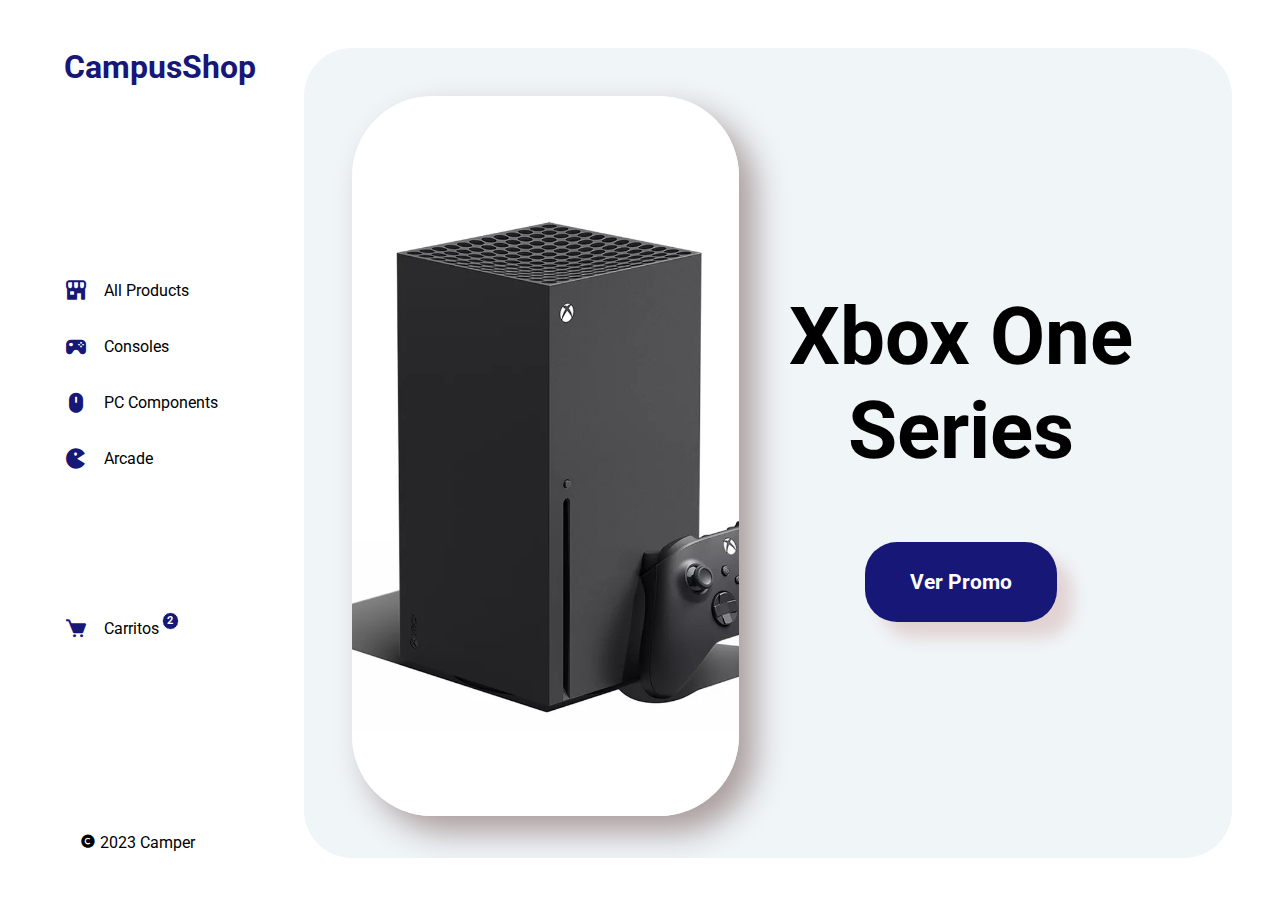
<file: index.html>
<!DOCTYPE html>
<html lang="en">
<head>
    <meta charset="UTF-8">
    <meta name="viewport" content="width=device-width, initial-scale=1.0">
    <title>CampusShop</title>
    <link rel="stylesheet" href="css/styles.css">
    <link href='https://unpkg.com/boxicons@2.1.4/css/boxicons.min.css' rel='stylesheet'>
    <link rel="shortcut icon" href="sourse/favicon.png" type="image/x-icon">
    <link rel="preconnect" href="https://fonts.googleapis.com">
    <link rel="preconnect" href="https://fonts.gstatic.com" crossorigin>
    <link href="https://fonts.googleapis.com/css2?family=Roboto:wght@300;400;500;700&display=swap" rel="stylesheet">

</head>
<body>
    <aside>
        <h1><a href="index.html">CampusShop</a></h1>
        <nav>
            <ul class="pages">
                <li>
                    <i class='bx bxs-store-alt'></i>
                    <a href="all.html">All Products</a></li>
                <li>
                    <i class='bx bxs-joystick'></i>
                    <a href="consolas.html">Consoles</a></li>
                <li>
                    <i class='bx bxs-mouse' ></i>
                    <a href="pc.html">PC Components</a></li>
                <li>
                    <i class='bx bxs-game'></i>
                    <a href="arcade.html">Arcade</a></li>       
            </ul>  
            <br><br><br><br><br><br> 
            <div class="carrito">
                <i class='bx bxs-cart'></i>
                <a href="carrrito.html">Carritos</a>
                <span><strong>2</strong></span>
            </div>
        </nav>
        <footer>
            <i class='bx bxs-copyright'></i>
            <span>2023 Camper</span>
        </footer>
    </aside>
    <main>
        <section class="home">
            <div class="home__img">
                <img src="sourse/xbox.webp" alt="">
            </div>
            <div>
                <h1 class="home__title">
                    Xbox One Series
                </h1>
                <Button><strong>Ver Promo</strong></Button>
            </div>
        </section>
    </main>
    
</body>
</html>
</file>
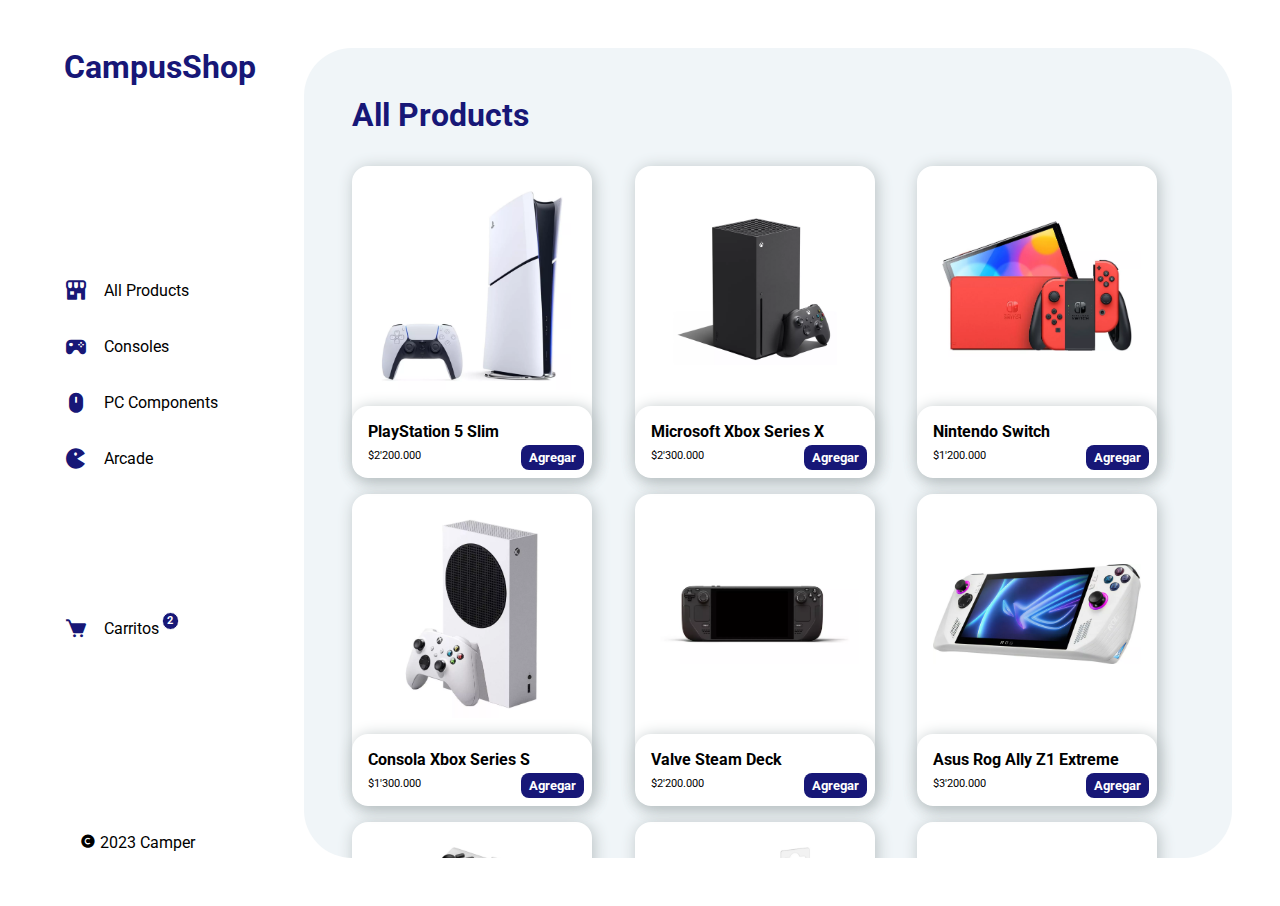
<file: all.html>
<!DOCTYPE html>
<html lang="en">
<head>
    <meta charset="UTF-8">
    <meta name="viewport" content="width=device-width, initial-scale=1.0">
    <title>CampusShop</title>
    <link rel="stylesheet" href="css/styles.css">
    <link href='https://unpkg.com/boxicons@2.1.4/css/boxicons.min.css' rel='stylesheet'>
    <link rel="shortcut icon" href="sourse/favicon.png" type="image/x-icon">
    <link rel="preconnect" href="https://fonts.googleapis.com">
    <link rel="preconnect" href="https://fonts.gstatic.com" crossorigin>
    <link href="https://fonts.googleapis.com/css2?family=Roboto:wght@300;400;500;700&display=swap" rel="stylesheet">

</head>
<body>
    <aside>
        <h1><a href="index.html">CampusShop</a></h1>
        <nav>
            <ul class="pages">
                <li>
                    <i class='bx bxs-store-alt'></i>
                    <a href="all.html">All Products</a></li>
                <li>
                    <i class='bx bxs-joystick'></i>
                    <a href="consolas.html">Consoles</a></li>
                <li>
                    <i class='bx bxs-mouse' ></i>
                    <a href="pc.html">PC Components</a></li>
                <li>
                    <i class='bx bxs-game'></i>
                    <a href="arcade.html">Arcade</a></li>       
            </ul>  
            <br><br><br><br><br><br> 
            <div class="carrito">
                <i class='bx bxs-cart'></i>
                <a href="carrrito.html">Carritos</a>
                <span><strong>2</strong></span>
            </div>
        </nav>
        <footer>
            <i class='bx bxs-copyright'></i>
            <span>2023 Camper</span>
        </footer>
    </aside>
    <main>
        <section class="productos" id="producto">
            <h2>
                All Products    
            </h2>
            <div class="cards">
                <div class="card">
                    <div class="image">
                        <img src="sourse/play.webp" alt="image">
                    </div>
                    <div class="info">
                        <h3>PlayStation 5 Slim</h3>
                        <span>$2'200.000</span>
                        <button><strong>Agregar</strong></button>
                    </div>
                </div>  

                <div class="card">
                    <div class="image">
                        <img src="sourse/xbox.webp" alt="image">
                    </div>
                    <div class="info">
                        <h3>Microsoft Xbox Series X</h3>
                        <span>$2'300.000</span>
                        <button><strong>Agregar</strong></button>
                    </div>
                </div> 

                <div class="card">
                    <div class="image">
                        <img src="sourse/ninswi.webp" alt="image">
                    </div>
                    <div class="info">
                        <h3>Nintendo Switch</h3>
                        <span>$1'200.000</span>
                        <button><strong>Agregar</strong></button>
                    </div>
                </div> 

                <div class="card">
                    <div class="image">
                        <img src="sourse/seriess.webp" alt="image">
                    </div>
                    <div class="info">
                        <h3>Consola Xbox Series S</h3>
                        <span>$1'300.000</span>
                        <button><strong>Agregar</strong></button>
                    </div>
                </div> 

                <div class="card">
                    <div class="image">
                        <img src="sourse/steam.webp" alt="image">
                    </div>
                    <div class="info">
                        <h3>Valve Steam Deck</h3>
                        <span>$2'200.000</span>
                        <button><strong>Agregar</strong></button>
                    </div>
                </div> 

                <div class="card">
                    <div class="image">
                        <img src="sourse/rog.webp" alt="image">
                    </div>
                    <div class="info">
                        <h3>Asus Rog Ally Z1 Extreme</h3>
                        <span>$3'200.000</span>
                        <button><strong>Agregar</strong></button>
                    </div>
                </div> 
                <div class="card">
                    <div class="image">
                        <img src="sourse/arcade1.webp" alt="image">
                    </div>
                    <div class="info">
                        <h3>Controles Arcade</h3>
                        <span>$200.000</span>
                        <button><strong>Agregar</strong></button>
                    </div>
                </div>  

                <div class="card">
                    <div class="image">
                        <img src="sourse/arcade2.webp" alt="image">
                    </div>
                    <div class="info">
                        <h3>Control tipo NES</h3>
                        <span>$300.000</span>
                        <button><strong>Agregar</strong></button>
                    </div>
                </div> 

                <div class="card">
                    <div class="image">
                        <img src="sourse/arcade3.webp" alt="image">
                    </div>
                    <div class="info">
                        <h3>Nintendo Classic Console</h3>
                        <span>$500.000</span>
                        <button><strong>Agregar</strong></button>
                    </div>
                </div> 

                <div class="card">
                    <div class="image">
                        <img src="sourse/arcade4.webp" alt="image">
                    </div>
                    <div class="info">
                        <h3>Play Station</h3>
                        <span>$1'300.000</span>
                        <button><strong>Agregar</strong></button>
                    </div>
                </div> 

                <div class="card">
                    <div class="image">
                        <img src="sourse/arcade5.webp" alt="image">
                    </div>
                    <div class="info">
                        <h3>Nes Family</h3>
                        <span>$1'   200.000</span>
                        <button><strong>Agregar</strong></button>
                    </div>
                </div> 

                <div class="card">
                    <div class="image">
                        <img src="sourse/arcade6.webp"image">
                    </div>
                    <div class="info">
                        <h3>Game Boy</h3>
                        <span>$1'100.000</span>
                        <button><strong>Agregar</strong></button>
                    </div>
                </div> 
                <div class="card">
                    <div class="image">
                        <img src="sourse/pc1.webp" alt="image">
                    </div>
                    <div class="info">
                        <h3>Mouse vertical inalámbrico</h3>
                        <span>$2'200.000</span>
                        <button><strong>Agregar</strong></button>
                    </div>
                </div>  

                <div class="card">
                    <div class="image">
                        <img src="sourse/pc2.webp" alt="image">
                    </div>
                    <div class="info">
                        <h3>Microsoft Logitec</h3>
                        <span>$2'300.000</span>
                        <button><strong>Agregar</strong></button>
                    </div>
                </div> 

                <div class="card">
                    <div class="image">
                        <img src="sourse/pc3.webp" alt="image">
                    </div>
                    <div class="info">
                        <h3>Hub Adaptador Type C</h3>
                        <span>$1'200.000</span>
                        <button><strong>Agregar</strong></button>
                    </div>
                </div> 

                <div class="card">
                    <div class="image">
                        <img src="sourse/pc4.webp" alt="image">
                    </div>
                    <div class="info">
                        <h3>Teclado Mecánico Redragon</h3>
                        <span>$100.000</span>
                        <button><strong>Agregar</strong></button>
                    </div>
                </div> 

                <div class="card">
                    <div class="image">
                        <img src="sourse/pc5.webp" alt="image">
                    </div>
                    <div class="info">
                        <h3>Teclado gamer HyperX</h3>
                        <span>$220.000</span>
                        <button><strong>Agregar</strong></button>
                    </div>
                </div> 

                <div class="card">
                    <div class="image">
                        <img src="sourse/pc6.webp" alt="image">
                    </div>
                    <div class="info">
                        <h3>Teclado Mecánico Redragon</h3>
                        <span>$200.000</span>
                        <button><strong>Agregar</strong></button>
                    </div>
                </div> 
                
            </div>

                
                
            </div>
            
        </section>
    </main>
    
</body>
</html>
</file>
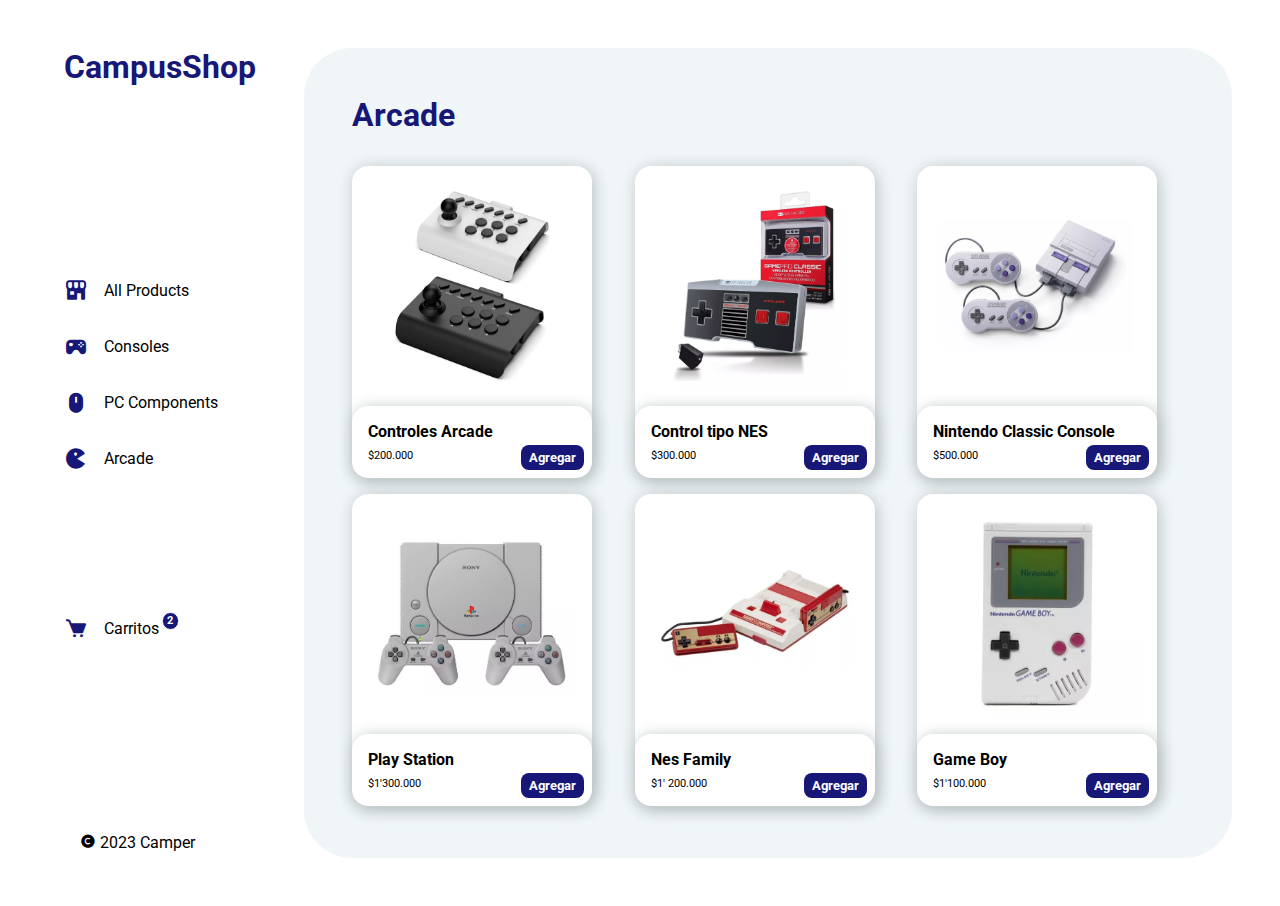
<file: arcade.html>
<!DOCTYPE html>
<html lang="en">
<head>
    <meta charset="UTF-8">
    <meta name="viewport" content="width=device-width, initial-scale=1.0">
    <title>CampusShop</title>
    <link rel="stylesheet" href="css/styles.css">
    <link href='https://unpkg.com/boxicons@2.1.4/css/boxicons.min.css' rel='stylesheet'>
    <link rel="shortcut icon" href="sourse/favicon.png" type="image/x-icon">
    <link rel="preconnect" href="https://fonts.googleapis.com">
    <link rel="preconnect" href="https://fonts.gstatic.com" crossorigin>
    <link href="https://fonts.googleapis.com/css2?family=Roboto:wght@300;400;500;700&display=swap" rel="stylesheet">

</head>
<body>
    <aside>
        <h1><a href="index.html">CampusShop</a></h1>
        <nav>
            <ul class="pages">
                <li>
                    <i class='bx bxs-store-alt'></i>
                    <a href="all.html">All Products</a></li>
                <li>
                    <i class='bx bxs-joystick'></i>
                    <a href="consolas.html">Consoles</a></li>
                <li>
                    <i class='bx bxs-mouse' ></i>
                    <a href="pc.html">PC Components</a></li>
                <li>
                    <i class='bx bxs-game'></i>
                    <a href="arcade.html">Arcade</a></li>       
            </ul>  
            <br><br><br><br><br><br> 
            <div class="carrito">
                <i class='bx bxs-cart'></i>
                <a href="carrrito.html">Carritos</a>
                <span><strong>2</strong></span>
            </div>
        </nav>
        <footer>
            <i class='bx bxs-copyright'></i>
            <span>2023 Camper</span>
        </footer>
    </aside>
    <main>
        <section class="productos" id="producto">
            <h2>
                Arcade
            </h2>
            <div class="cards">
                <div class="card">
                    <div class="image">
                        <img src="sourse/arcade1.webp" alt="image">
                    </div>
                    <div class="info">
                        <h3>Controles Arcade</h3>
                        <span>$200.000</span>
                        <button><strong>Agregar</strong></button>
                    </div>
                </div>  

                <div class="card">
                    <div class="image">
                        <img src="sourse/arcade2.webp" alt="image">
                    </div>
                    <div class="info">
                        <h3>Control tipo NES</h3>
                        <span>$300.000</span>
                        <button><strong>Agregar</strong></button>
                    </div>
                </div> 

                <div class="card">
                    <div class="image">
                        <img src="sourse/arcade3.webp" alt="image">
                    </div>
                    <div class="info">
                        <h3>Nintendo Classic Console</h3>
                        <span>$500.000</span>
                        <button><strong>Agregar</strong></button>
                    </div>
                </div> 

                <div class="card">
                    <div class="image">
                        <img src="sourse/arcade4.webp" alt="image">
                    </div>
                    <div class="info">
                        <h3>Play Station</h3>
                        <span>$1'300.000</span>
                        <button><strong>Agregar</strong></button>
                    </div>
                </div> 

                <div class="card">
                    <div class="image">
                        <img src="sourse/arcade5.webp" alt="image">
                    </div>
                    <div class="info">
                        <h3>Nes Family</h3>
                        <span>$1'   200.000</span>
                        <button><strong>Agregar</strong></button>
                    </div>
                </div> 

                <div class="card">
                    <div class="image">
                        <img src="sourse/arcade6.webp"image">
                    </div>
                    <div class="info">
                        <h3>Game Boy</h3>
                        <span>$1'100.000</span>
                        <button><strong>Agregar</strong></button>
                    </div>
                </div> 
                
            </div>
            
        </section>
    </main>
    
</body>
</html>
</file>
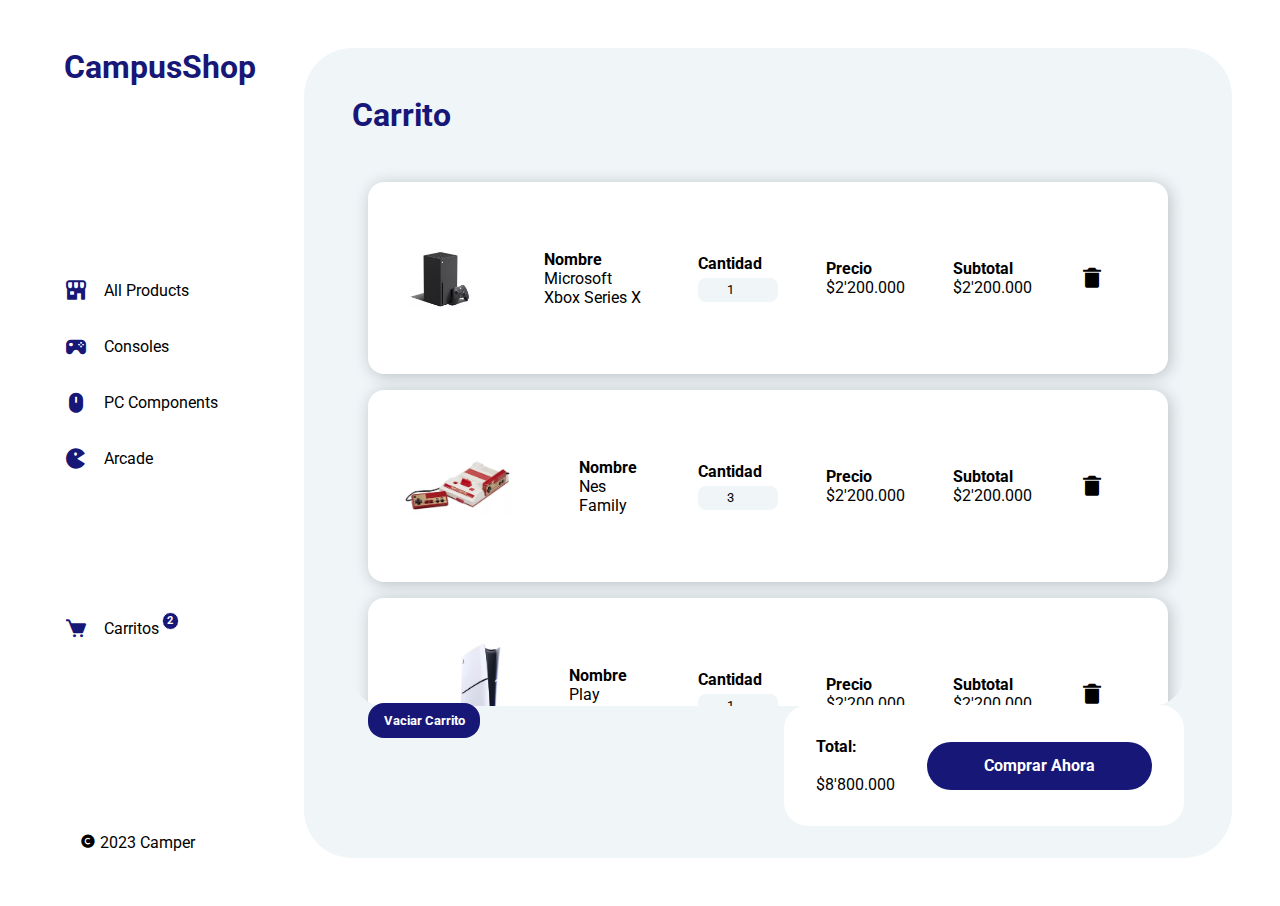
<file: carrrito.html>
<!DOCTYPE html>
<html lang="en">
<head>
    <meta charset="UTF-8">
    <meta name="viewport" content="width=device-width, initial-scale=1.0">
    <title>CampusShop</title>
    <link rel="stylesheet" href="css/styles.css">
    <link href='https://unpkg.com/boxicons@2.1.4/css/boxicons.min.css' rel='stylesheet'>
    <link rel="shortcut icon" href="sourse/favicon.png" type="image/x-icon">
    <link rel="preconnect" href="https://fonts.googleapis.com">
    <link rel="preconnect" href="https://fonts.gstatic.com" crossorigin>
    <link href="https://fonts.googleapis.com/css2?family=Roboto:wght@300;400;500;700&display=swap" rel="stylesheet">

</head>
<body>
    <aside>
        <h1><a href="index.html">CampusShop</a></h1>
        <nav>
            <ul class="pages">
                <li>
                    <i class='bx bxs-store-alt'></i>
                    <a href="all.html">All Products</a></li>
                <li>
                    <i class='bx bxs-joystick'></i>
                    <a href="consolas.html">Consoles</a></li>
                <li>
                    <i class='bx bxs-mouse' ></i>
                    <a href="pc.html">PC Components</a></li>
                <li>
                    <i class='bx bxs-game'></i>
                    <a href="arcade.html">Arcade</a></li>       
            </ul>  
            <br><br><br><br><br><br> 
            <div class="carrito">
                <i class='bx bxs-cart'></i>
                <a href="carrrito.html">Carritos</a>
                <span><strong>2</strong></span>
            </div>
        </nav>
        <footer>
            <i class='bx bxs-copyright'></i>
            <span>2023 Camper</span>
        </footer>
    </aside>
    <main>
        <section class="productos" id="producto">
            <h2>
                Carrito
            </h2>

            <div class="items">
                <div class="item__card">
                    <div class="item__image">
                        <img src="sourse/xbox.webp" alt="">
                    </div>
                    <div>
                        <h3>Nombre</h3>
                        <span>Microsoft Xbox Series X</span>
                    </div>
                    <div>
                        <h3>Cantidad</h3>
                        <input type="number" value="1">
                    </div>
                    <div>
                        <h3>Precio</h3>
                        <span>$2'200.000</span>
                    </div>
                    <div>
                        <h3>Subtotal</h3>
                        <span>$2'200.000</span>
                    </div>
                    <i class='bx bxs-trash-alt'></i>
                </div>
                <div class="item__card">
                    <div class="item__image">
                        <img src="sourse/arcade5.webp" alt="">
                    </div>
                    <div>
                        <h3>Nombre</h3>
                        <span>Nes Family</span>
                    </div>
                    <div>
                        <h3>Cantidad</h3>
                        <input type="number" value="3">
                    </div>
                    <div>
                        <h3>Precio</h3>
                        <span>$2'200.000</span>
                    </div>
                    <div>
                        <h3>Subtotal</h3>
                        <span>$2'200.000</span>
                    </div>
                    <i class='bx bxs-trash-alt'></i>
                </div>
                <div class="item__card">
                    <div class="item__image">
                        <img src="sourse/play.webp" alt="">
                    </div>
                    <div>
                        <h3>Nombre</h3>
                        <span>Play Station 5</span>
                    </div>
                    <div>
                        <h3>Cantidad</h3>
                        <input type="number" value="1">
                    </div>
                    <div>
                        <h3>Precio</h3>
                        <span>$2'200.000</span>
                    </div>
                    <div>
                        <h3>Subtotal</h3>
                        <span>$2'200.000</span>
                    </div>
                    <i class='bx bxs-trash-alt'></i>
                </div>
                <div class="item__card">
                    <div class="item__image">
                        <img src="sourse/xbox.webp" alt="">
                    </div>
                    <div>
                        <h3>Nombre</h3>
                        <span>Microsoft Xbox Series X</span>
                    </div>
                    <div>
                        <h3>Cantidad</h3>
                        <input type="number" value="1">
                    </div>
                    <div>
                        <h3>Precio</h3>
                        <span>$2'200.000</span>
                    </div>
                    <div>
                        <h3>Subtotal</h3>
                        <span>$2'200.000</span>
                    </div>
                    <i class='bx bxs-trash-alt'></i>
                </div>
            </div>
            
            <button class="vaciar"><strong><a href="vacio.html">Vaciar Carrito</a></strong></button>
            <div class="total">
                <div class="precio">
                    <h3>Total:</h3>
                    <br>
                    <span>$8'800.000</span>
                </div>
                <button class="comprar__ahora"><strong>Comprar Ahora</strong></button>
            </div>
        </section>
    </main>
    
</body>
</html>
</file>
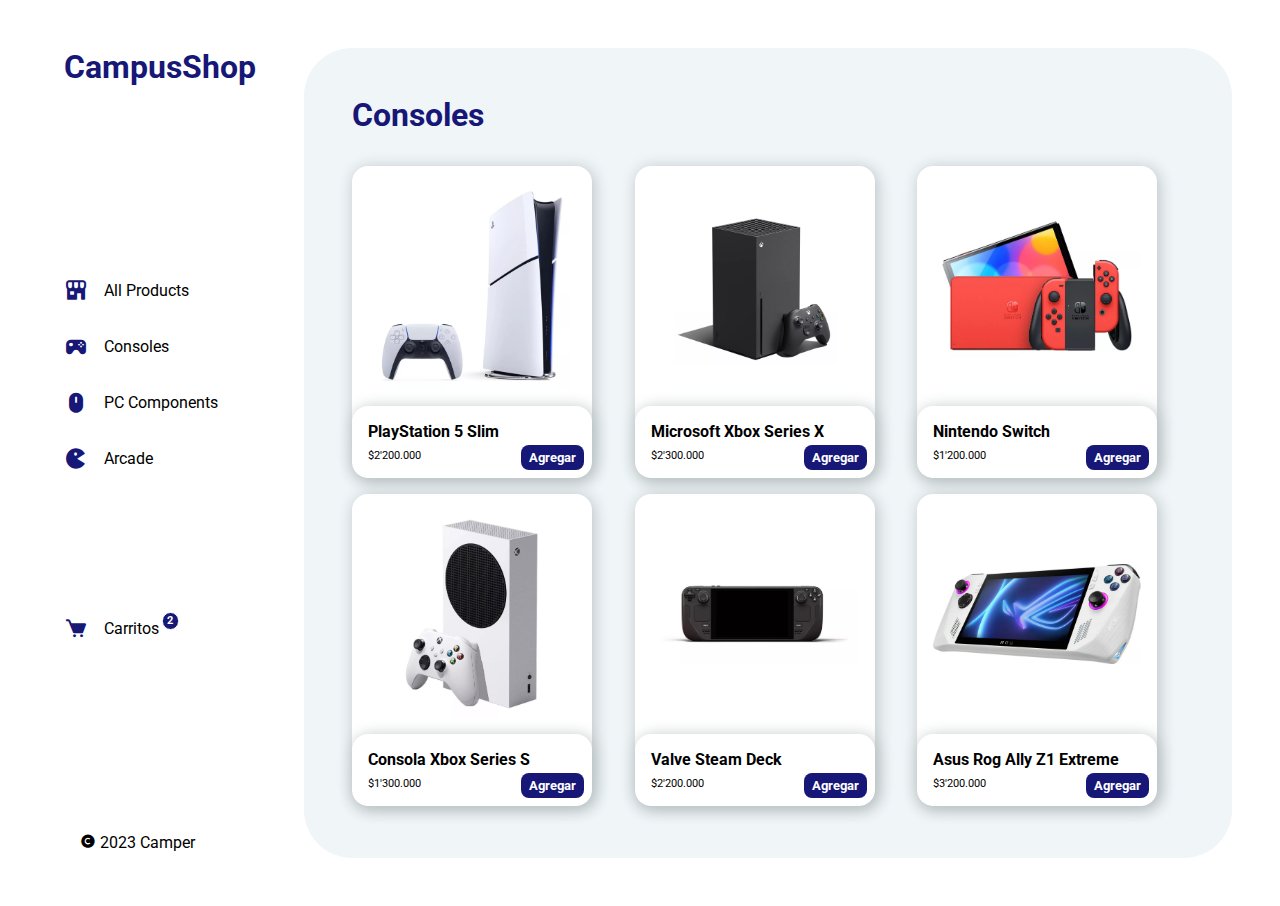
<file: consolas.html>
<!DOCTYPE html>
<html lang="en">
<head>
    <meta charset="UTF-8">
    <meta name="viewport" content="width=device-width, initial-scale=1.0">
    <title>CampusShop</title>
    <link rel="stylesheet" href="css/styles.css">
    <link href='https://unpkg.com/boxicons@2.1.4/css/boxicons.min.css' rel='stylesheet'>
    <link rel="shortcut icon" href="sourse/favicon.png" type="image/x-icon">
    <link rel="preconnect" href="https://fonts.googleapis.com">
    <link rel="preconnect" href="https://fonts.gstatic.com" crossorigin>
    <link href="https://fonts.googleapis.com/css2?family=Roboto:wght@300;400;500;700&display=swap" rel="stylesheet">

</head>
<body>
    <aside>
        <h1><a href="index.html">CampusShop</a></h1>
        <nav>
            <ul class="pages">
                <li>
                    <i class='bx bxs-store-alt'></i>
                    <a href="all.html">All Products</a></li>
                <li>
                    <i class='bx bxs-joystick'></i>
                    <a href="consolas.html">Consoles</a></li>
                <li>
                    <i class='bx bxs-mouse' ></i>
                    <a href="pc.html">PC Components</a></li>
                <li>
                    <i class='bx bxs-game'></i>
                    <a href="arcade.html">Arcade</a></li>       
            </ul>  
            <br><br><br><br><br><br> 
            <div class="carrito">
                <i class='bx bxs-cart'></i>
                <a href="carrrito.html">Carritos</a>
                <span><strong>2</strong></span>
            </div>
        </nav>
        <footer>
            <i class='bx bxs-copyright'></i>
            <span>2023 Camper</span>
        </footer>
    </aside>
    <main>
        <section class="productos" id="producto">
            <h2>
                Consoles
            </h2>
            <div class="cards">
                <div class="card">
                    <div class="image">
                        <img src="sourse/play.webp" alt="image">
                    </div>
                    <div class="info">
                        <h3>PlayStation 5 Slim</h3>
                        <span>$2'200.000</span>
                        <button><strong>Agregar</strong></button>
                    </div>
                </div>  

                <div class="card">
                    <div class="image">
                        <img src="sourse/xbox.webp" alt="image">
                    </div>
                    <div class="info">
                        <h3>Microsoft Xbox Series X</h3>
                        <span>$2'300.000</span>
                        <button><strong>Agregar</strong></button>
                    </div>
                </div> 

                <div class="card">
                    <div class="image">
                        <img src="sourse/ninswi.webp" alt="image">
                    </div>
                    <div class="info">
                        <h3>Nintendo Switch</h3>
                        <span>$1'200.000</span>
                        <button><strong>Agregar</strong></button>
                    </div>
                </div> 

                <div class="card">
                    <div class="image">
                        <img src="sourse/seriess.webp" alt="image">
                    </div>
                    <div class="info">
                        <h3>Consola Xbox Series S</h3>
                        <span>$1'300.000</span>
                        <button><strong>Agregar</strong></button>
                    </div>
                </div> 

                <div class="card">
                    <div class="image">
                        <img src="sourse/steam.webp" alt="image">
                    </div>
                    <div class="info">
                        <h3>Valve Steam Deck</h3>
                        <span>$2'200.000</span>
                        <button><strong>Agregar</strong></button>
                    </div>
                </div> 

                <div class="card">
                    <div class="image">
                        <img src="sourse/rog.webp" alt="image">
                    </div>
                    <div class="info">
                        <h3>Asus Rog Ally Z1 Extreme</h3>
                        <span>$3'200.000</span>
                        <button><strong>Agregar</strong></button>
                    </div>
                </div> 
                
            </div>
            
        </section>
    </main>
    
</body>
</html>
</file>
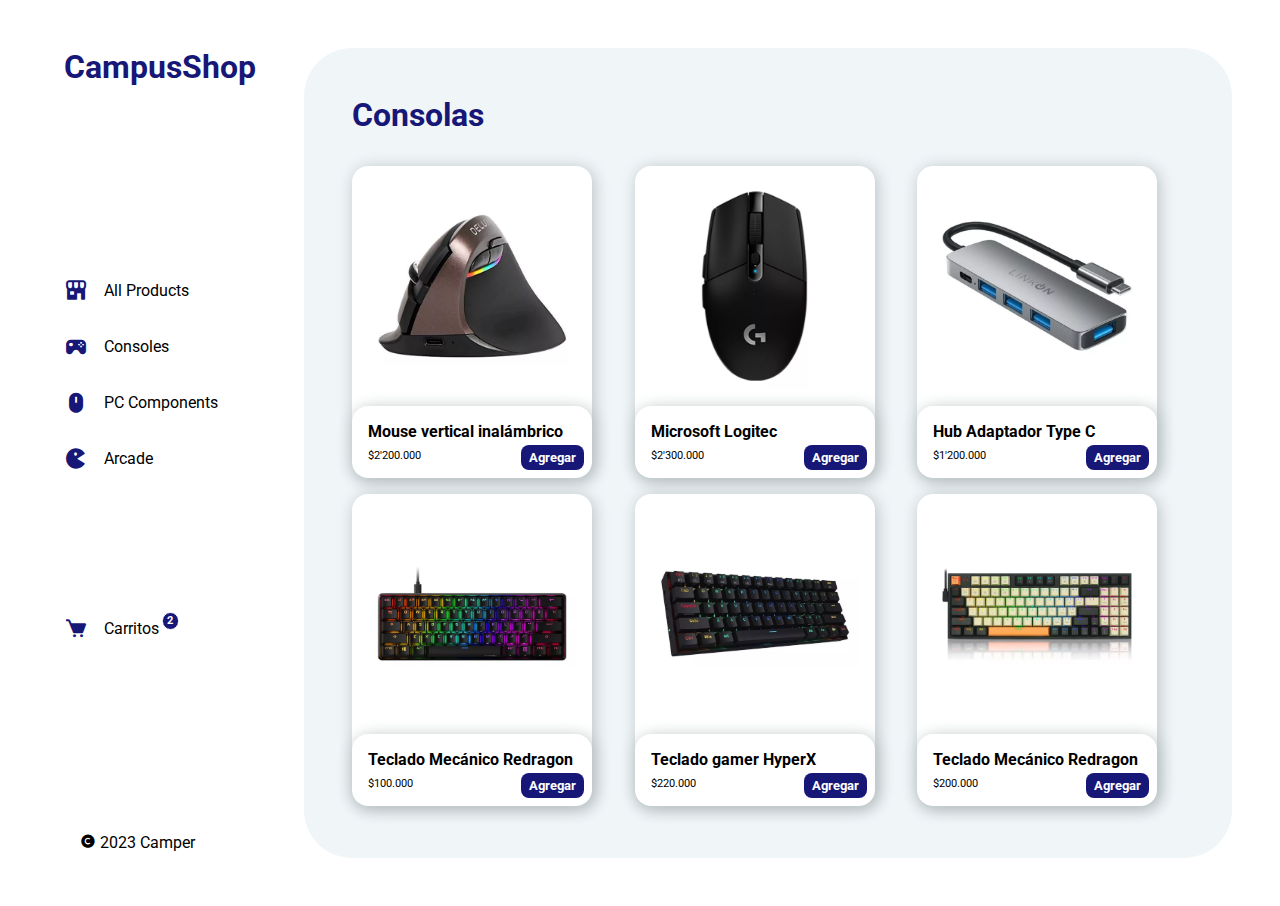
<file: pc.html>
<!DOCTYPE html>
<html lang="en">
<head>
    <meta charset="UTF-8">
    <meta name="viewport" content="width=device-width, initial-scale=1.0">
    <title>CampusShop</title>
    <link rel="stylesheet" href="css/styles.css">
    <link href='https://unpkg.com/boxicons@2.1.4/css/boxicons.min.css' rel='stylesheet'>
    <link rel="shortcut icon" href="sourse/favicon.png" type="image/x-icon">
    <link rel="preconnect" href="https://fonts.googleapis.com">
    <link rel="preconnect" href="https://fonts.gstatic.com" crossorigin>
    <link href="https://fonts.googleapis.com/css2?family=Roboto:wght@300;400;500;700&display=swap" rel="stylesheet">

</head>
<body>
    <aside>
        <h1><a href="index.html">CampusShop</a></h1>
        <nav>
            <ul class="pages">
                <li>
                    <i class='bx bxs-store-alt'></i>
                    <a href="all.html">All Products</a></li>
                <li>
                    <i class='bx bxs-joystick'></i>
                    <a href="consolas.html">Consoles</a></li>
                <li>
                    <i class='bx bxs-mouse' ></i>
                    <a href="pc.html">PC Components</a></li>
                <li>
                    <i class='bx bxs-game'></i>
                    <a href="arcade.html">Arcade</a></li>       
            </ul>  
            <br><br><br><br><br><br> 
            <div class="carrito">
                <i class='bx bxs-cart'></i>
                <a href="carrrito.html">Carritos</a>
                <span><strong>2</strong></span>
            </div>
        </nav>
        <footer>
            <i class='bx bxs-copyright'></i>
            <span>2023 Camper</span>
        </footer>
    </aside>
    <main>
        <section class="productos" id="producto">
            <h2>
                Consolas    
            </h2>
            <div class="cards">
                <div class="card">
                    <div class="image">
                        <img src="sourse/pc1.webp" alt="image">
                    </div>
                    <div class="info">
                        <h3>Mouse vertical inalámbrico</h3>
                        <span>$2'200.000</span>
                        <button><strong>Agregar</strong></button>
                    </div>
                </div>  

                <div class="card">
                    <div class="image">
                        <img src="sourse/pc2.webp" alt="image">
                    </div>
                    <div class="info">
                        <h3>Microsoft Logitec</h3>
                        <span>$2'300.000</span>
                        <button><strong>Agregar</strong></button>
                    </div>
                </div> 

                <div class="card">
                    <div class="image">
                        <img src="sourse/pc3.webp" alt="image">
                    </div>
                    <div class="info">
                        <h3>Hub Adaptador Type C</h3>
                        <span>$1'200.000</span>
                        <button><strong>Agregar</strong></button>
                    </div>
                </div> 

                <div class="card">
                    <div class="image">
                        <img src="sourse/pc4.webp" alt="image">
                    </div>
                    <div class="info">
                        <h3>Teclado Mecánico Redragon</h3>
                        <span>$100.000</span>
                        <button><strong>Agregar</strong></button>
                    </div>
                </div> 

                <div class="card">
                    <div class="image">
                        <img src="sourse/pc5.webp" alt="image">
                    </div>
                    <div class="info">
                        <h3>Teclado gamer HyperX</h3>
                        <span>$220.000</span>
                        <button><strong>Agregar</strong></button>
                    </div>
                </div> 

                <div class="card">
                    <div class="image">
                        <img src="sourse/pc6.webp" alt="image">
                    </div>
                    <div class="info">
                        <h3>Teclado Mecánico Redragon</h3>
                        <span>$200.000</span>
                        <button><strong>Agregar</strong></button>
                    </div>
                </div> 
                
            </div>
            
        </section>
    </main>
    
</body>
</html>
</file>
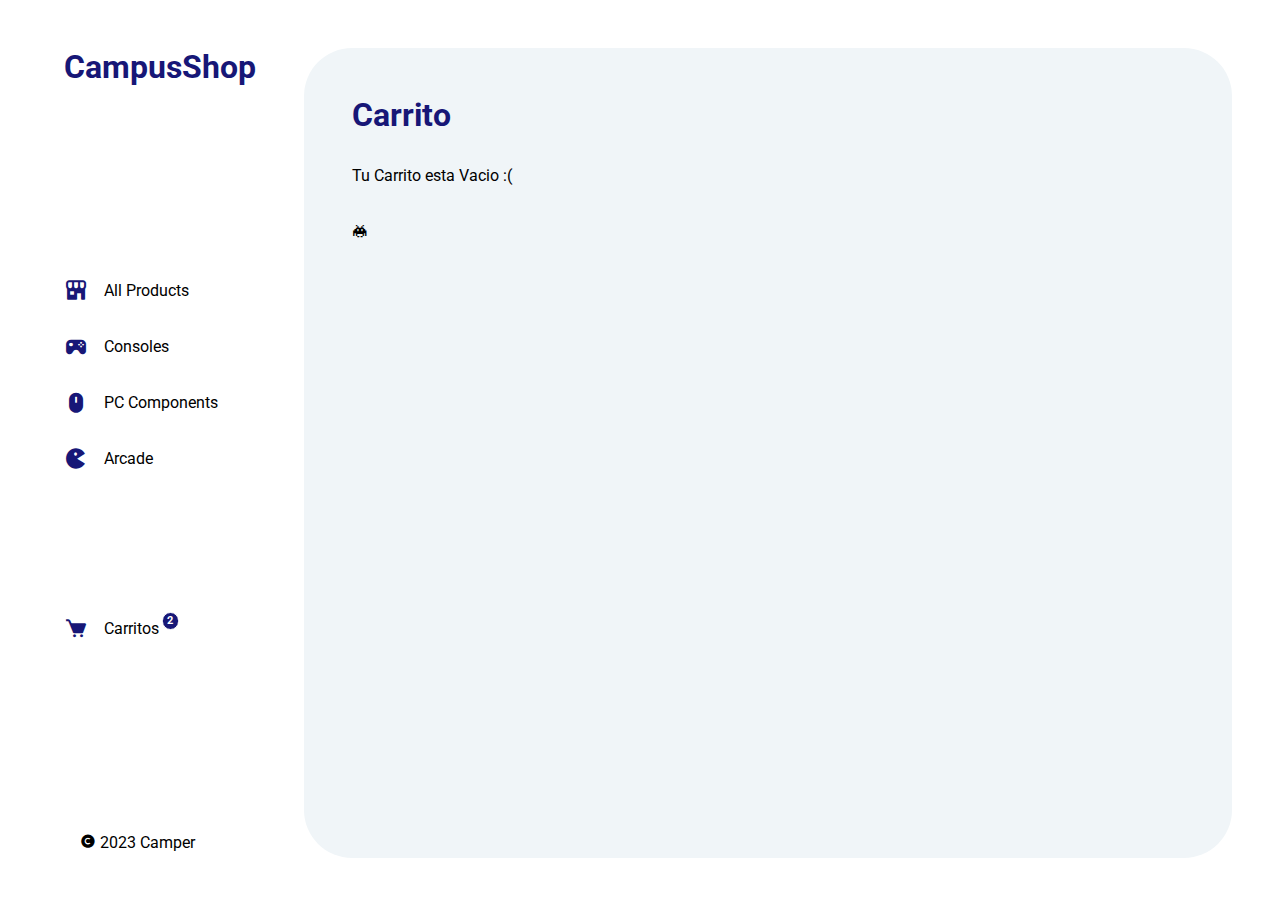
<file: vacio.html>
<!DOCTYPE html>
<html lang="en">
<head>
    <meta charset="UTF-8">
    <meta name="viewport" content="width=device-width, initial-scale=1.0">
    <title>CampusShop</title>
    <link rel="stylesheet" href="css/styles.css">
    <link href='https://unpkg.com/boxicons@2.1.4/css/boxicons.min.css' rel='stylesheet'>
    <link rel="shortcut icon" href="sourse/favicon.png" type="image/x-icon">
    <link rel="preconnect" href="https://fonts.googleapis.com">
    <link rel="preconnect" href="https://fonts.gstatic.com" crossorigin>
    <link href="https://fonts.googleapis.com/css2?family=Roboto:wght@300;400;500;700&display=swap" rel="stylesheet">

</head>
<body>
    <aside>
        <h1><a href="index.html">CampusShop</a></h1>
        <nav>
            <ul class="pages">
                <li>
                    <i class='bx bxs-store-alt'></i>
                    <a href="all.html">All Products</a></li>
                <li>
                    <i class='bx bxs-joystick'></i>
                    <a href="consolas.html">Consoles</a></li>
                <li>
                    <i class='bx bxs-mouse' ></i>
                    <a href="pc.html">PC Components</a></li>
                <li>
                    <i class='bx bxs-game'></i>
                    <a href="arcade.html">Arcade</a></li>       
            </ul>  
            <br><br><br><br><br><br> 
            <div class="carrito">
                <i class='bx bxs-cart'></i>
                <a href="carrrito.html">Carritos</a>
                <span><strong>2</strong></span>
            </div>
        </nav>
        <footer>
            <i class='bx bxs-copyright'></i>
            <span>2023 Camper</span>
        </footer>
    </aside>
    <main>
        <section class="productos" id="producto">
            <h2>
                Carrito
            </h2>
            <span>Tu Carrito esta Vacio :( </span>
            <br>
            <br>
            <br>
            <i class='bx bxs-invader'></i>
            
        </section>
    </main>
    
</body>
</html>
</file>
<file: css/styles.css>
* {
    margin: 0;
    padding: 0;
    box-sizing: border-box;
    text-decoration: none;
    font-family: 'Roboto', sans-serif;
    scroll-behavior: smooth;
}
/* Firefox */
* {
    scrollbar-width: thin;
    scrollbar-color: #171777 #FFFFFF;
  }
  
  /* Chrome, Edge and Safari */
  *::-webkit-scrollbar {
    height: 10px;
    width: 10px;
  }
  *::-webkit-scrollbar-track {
    border-radius: 5px;
    background-color: #FFFFFF;
  }
  
  *::-webkit-scrollbar-track:hover {
    background-color: #F2FCFF;
  }
  
  *::-webkit-scrollbar-track:active {
    background-color: #F2FCFF;
  }
  
  *::-webkit-scrollbar-thumb {
    border-radius: 5px;
    background-color: #171777;
  }
  
  *::-webkit-scrollbar-thumb:hover {
    background-color: #2820A3;
  }
  
  *::-webkit-scrollbar-thumb:active {
    background-color: #1500D4;
  }
  
  

body {
    display: flex;
    background-color: white;
}

aside {
    width: 20rem;
    height: 100vh;
    /* border: 1px solid; */
    padding: 3rem 0rem 3rem 3rem;
    display: flex;
    flex-direction: column;
    align-items: start;
    justify-content: space-between;
}

nav {
    width: 100%;
}

h1 > a{
    padding: 0 3rem 0 1rem;
    font-size: 2rem;
    color: #171777;
}
.pages{
    list-style: none;
}

.pages > li {
    padding: 1rem;
    display: flex;
    align-items: center;
}

.pages > li > i {
    font-size: 1.5rem;
    color: #171777;
}

.pages > li:hover{
    background-color: #f0f5f8;
    color: #171777;
}
.pages > li:hover > a{
    color: #171777;
}
.pages > li > a{
    padding-left: 1rem;
    text-decoration: none;
    color: #000;
    width: 100%;
    
}


.carrito {
    padding: 1rem;
    display: flex;
    align-items: center;
    position: relative;
}

.carrito> i {
    font-size: 1.5rem;
    color: #171777;
    border-radius: 1rem;
}

.carrito >a{
    padding-left: 1rem;
    text-decoration: none;
    color: #000;
}

.carrito > span {
    position: absolute;
    font-size: .7em;
    border: 1px solid;
    border-radius: .6rem;
    margin: .5rem ;
    padding: .1rem .3rem;
    top: .2rem;
    right: 7.3rem;
    color: white;
    background-color: #171777;
}

.carrito:hover {
    background-color: #f0f5f8;
    cursor: pointer;
}

.carrito:hover > a{
    color:#171777;
}

footer {
    padding-left: 2rem
}

main{
    padding: 3rem;
    height: 90vh;
    background-color: #f0f5f8;
    border-radius: 3rem;
    width: 100%;
    margin: 3rem 3rem 3rem 0rem;
    overflow-x: hidden;
    overflow-y: scroll;
    position: relative;
}

.cards {
    display: grid;
    grid-template-columns: repeat(auto-fill, minmax(15rem, 1fr));
    grid-template-rows: auto;
    gap: 1rem;
}
.card {
    background-color: white;
    padding: 0;
    border-radius: 1rem;
    box-shadow: 2px 2px 1rem #B8C0C2;
    width: 15rem;
}

.info {
    padding: 1rem;
    border-radius: 1rem;
    box-shadow: 2px 2px 1rem #B8C0C2;
    display: flex;
    flex-direction: column;
    position: relative;
}

.info > button{
    position: absolute;
    bottom: .5rem;
    right: .5rem;
    background-color: #171777;
    color: #FFFFFF;
    padding: .3rem .5rem;
    border: 0;
    border-radius: .5rem;
    transition: 300ms transform;
}

.info > button:hover{
    transform: scale(1.1);
    cursor: pointer;
}

h2{
    font-size: 2rem;
    margin-bottom: 2rem;
    color: #171777;
}
h3{
    font-size: 1rem;
}

.info span{
    font-size: .7rem;
    margin-top: .5rem;
}
.image {
    display: flex;
    justify-content: center;
    align-items: center;
    overflow: hidden;
    width: 15rem;
    height: 15rem;
    border-radius: 1rem;
    padding: 1rem;
}

.image img{
    object-fit: contain;
    max-width: 100%;
    max-height: 100%;
}


.item__image {
    display: flex;
    justify-content: center;
    align-items: center;
    overflow: hidden;
    width: 10rem;
    height: 10rem;
    border-radius: 1rem;
    padding: 1rem;
}

.item__image img{
    object-fit: contain;
    max-width: 100%;
    max-height: 100%;
}

.item__card {
    background-color: white;
    border-radius: 1rem;
    box-shadow: 2px 2px 1rem #B8C0C2;
    display: flex;
    justify-content: space-between;
    align-items: center;
    padding: 1rem;
    gap: 3rem;
}

.item__card > div >input{
    margin-top: .3rem;
    width: 5rem;
    border:0;
    background-color: #f0f5f8;
    border-radius: .5rem;
    outline: 0;
    text-align: center;
    height: 1.5rem;
}

.item__card > i{
    margin-right: 3rem;
    font-size: 1.5rem;
}

.item__card > i:hover{
    color: red;
    cursor: pointer;
}

.items{
    display: flex;
    flex-direction: column;
    gap: 1rem;
    height: 60vh;
    overflow-y: scroll;
    padding: 1rem;
    border-radius: 2rem;
}

.vaciar {
    position: absolute;
    bottom: 7.5rem;
    left: 4rem;
    width: 7rem;
    height: 2.2rem;
    border: 0;
    border-radius: 1rem;
    background-color: #171777;
    color: white;
    transition:300ms ;
}

.vaciar  strong  a {
    text-decoration: none;
    color: white ;
    background-color: none;

}

.vaciar:hover{
    transform: scale(1.1);
    cursor: pointer;
    background-color: red;
}

.total{
    position: absolute;
    right: 3rem;
    bottom: 2rem;
    display: flex;
    background-color: white;
    padding: 2rem;
    width: 25rem;
    gap: 2rem;
    justify-content: space-between; 
    align-items: center;  
    border-radius: 1.5rem;
}

.total .comprar__ahora{
    width: 15rem;
    height: 3rem;
    border-radius: 1.5rem;
    border: 0;
    background-color: #171777;
    color: white;
    font-size: 1rem;
    transition: all 300ms;
}

.total .comprar__ahora:hover{
    transform: scale(1.1);
    cursor: pointer;
    background-color: green;
}

.home{
    display: flex;
    height: 90hv;
    text-align: center;
    justify-content: space-between;
    align-items: center;
}

.home__img {
    display: flex;
    justify-content: center;
    align-items: center;
    overflow: hidden;
    width: 40vw;
    height: 80vh;
    padding: 0;
    border-radius: 5rem;
    box-shadow: 1rem 1rem 2rem rgb(170, 156, 156);
}

.home__img img{
    object-fit: cover;
    max-height: 100%;
    border-radius: 5rem;
}

.home__title{
    font-size: 5rem;
}

.home div  button {
    margin-top: 4rem;
    width: 15vw;
    height: 5rem;
    border: 0;
    border-radius: 2rem;
    background-color: #171777;
    color: white;
    box-shadow: 1rem 1rem 1rem rgb(226, 211, 211);
    font-size: 1.3rem;
    transition: 300ms;
}

.home div button:hover {
    transform: scale(1.1);
    background-color: #1B1BBC;
}
</file>
